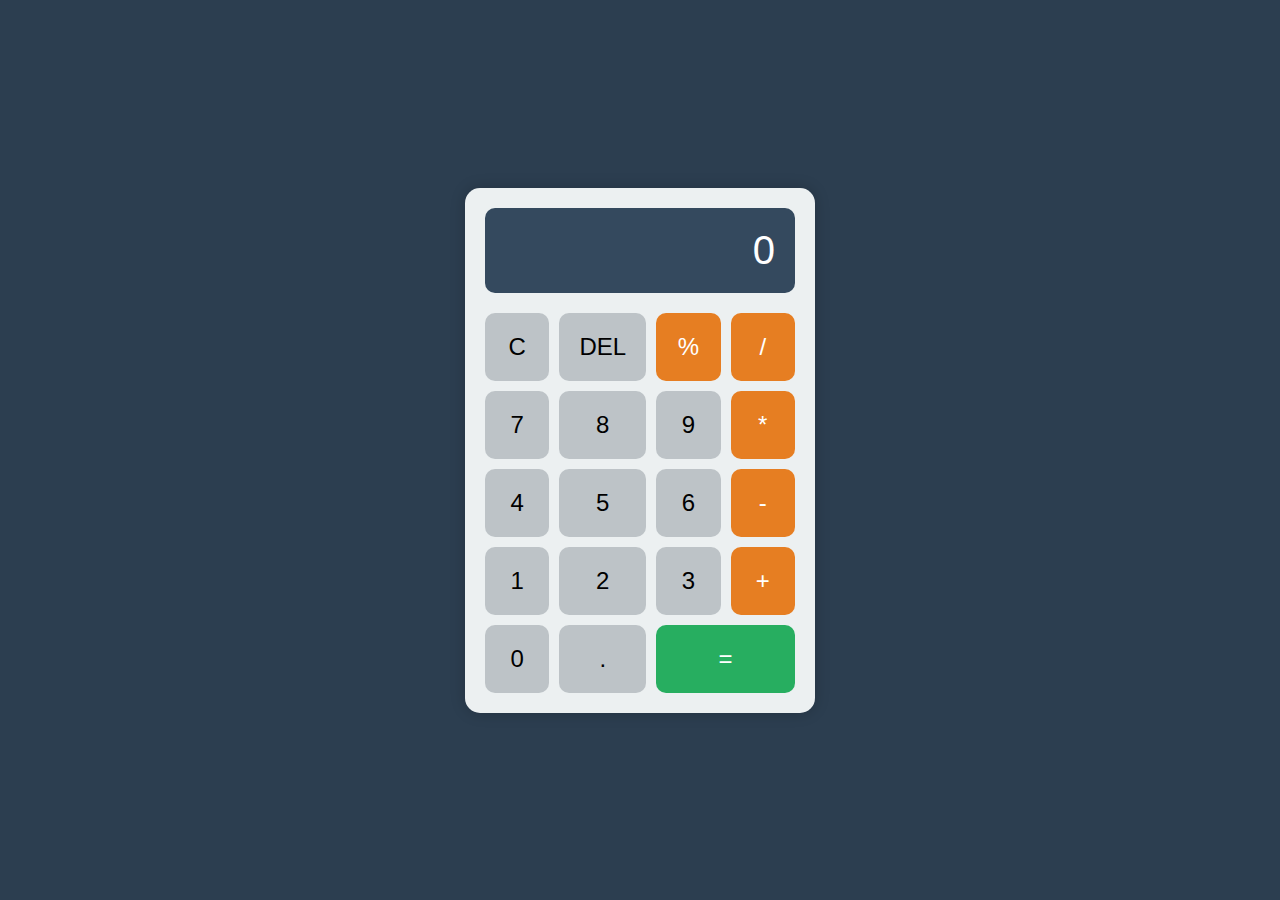
<file: manish calculator/manish calculator 1.html>
<!DOCTYPE html>
<html lang="en">
<head>
    <meta charset="UTF-8">
    <meta name="viewport" content="width=device-width, initial-scale=1.0">
    <title>Calculator by Manish Narwat</title>
    <link rel="stylesheet" href="styles.css">
</head>
<body>
    <div class="calculator">
        <div class="display" id="display">0</div>
        <div class="buttons">
            <button class="btn" onclick="clearDisplay()">C</button>
            <button class="btn" onclick="deleteLast()">DEL</button>
            <button class="btn operator" onclick="appendCharacter('%')">%</button>
            <button class="btn operator" onclick="appendCharacter('/')">/</button>
            <button class="btn" onclick="appendCharacter('7')">7</button>
            <button class="btn" onclick="appendCharacter('8')">8</button>
            <button class="btn" onclick="appendCharacter('9')">9</button>
            <button class="btn operator" onclick="appendCharacter('*')">*</button>
            <button class="btn" onclick="appendCharacter('4')">4</button>
            <button class="btn" onclick="appendCharacter('5')">5</button>
            <button class="btn" onclick="appendCharacter('6')">6</button>
            <button class="btn operator" onclick="appendCharacter('-')">-</button>
            <button class="btn" onclick="appendCharacter('1')">1</button>
            <button class="btn" onclick="appendCharacter('2')">2</button>
            <button class="btn" onclick="appendCharacter('3')">3</button>
            <button class="btn operator" onclick="appendCharacter('+')">+</button>
            <button class="btn" onclick="appendCharacter('0')">0</button>
            <button class="btn" onclick="appendCharacter('.')">.</button>
            <button class="btn equals" onclick="calculateResult()">=</button>
        </div>
    </div>
    <script src="script.js"></script>
</body>
</html>
</file>
<file: manish calculator/styles.css>
body {
    display: flex;
    justify-content: center;
    align-items: center;
    height: 100vh;
    background-color: #2c3e50;
    font-family: 'Arial', sans-serif;
    margin: 0;
}

.calculator {
    width: 350px;
    background-color: #ecf0f1;
    border-radius: 15px;
    box-shadow: 0 0 15px rgba(0, 0, 0, 0.2);
    overflow: hidden;
    padding: 20px;
    box-sizing: border-box;
}

.display {
    background-color: #34495e;
    color: #fff;
    text-align: right;
    padding: 20px;
    font-size: 2.5em;
    border-radius: 10px;
    margin-bottom: 20px;
    box-sizing: border-box;
}

.buttons {
    display: grid;
    grid-template-columns: repeat(4, 1fr);
    gap: 10px;
}

.btn {
    padding: 20px;
    font-size: 1.5em;
    background-color: #bdc3c7;
    border: none;
    border-radius: 10px;
    cursor: pointer;
    transition: background-color 0.3s, transform 0.2s;
}

.btn:active {
    transform: scale(0.95);
}

.btn:hover {
    background-color: #95a5a6;
}

.operator {
    background-color: #e67e22;
    color: #fff;
}

.operator:hover {
    background-color: #d35400;
}

.equals {
    background-color: #27ae60;
    color: #fff;
    grid-column: span 2;
}

.equals:hover {
    background-color: #1f9d4d;
}
</file>
